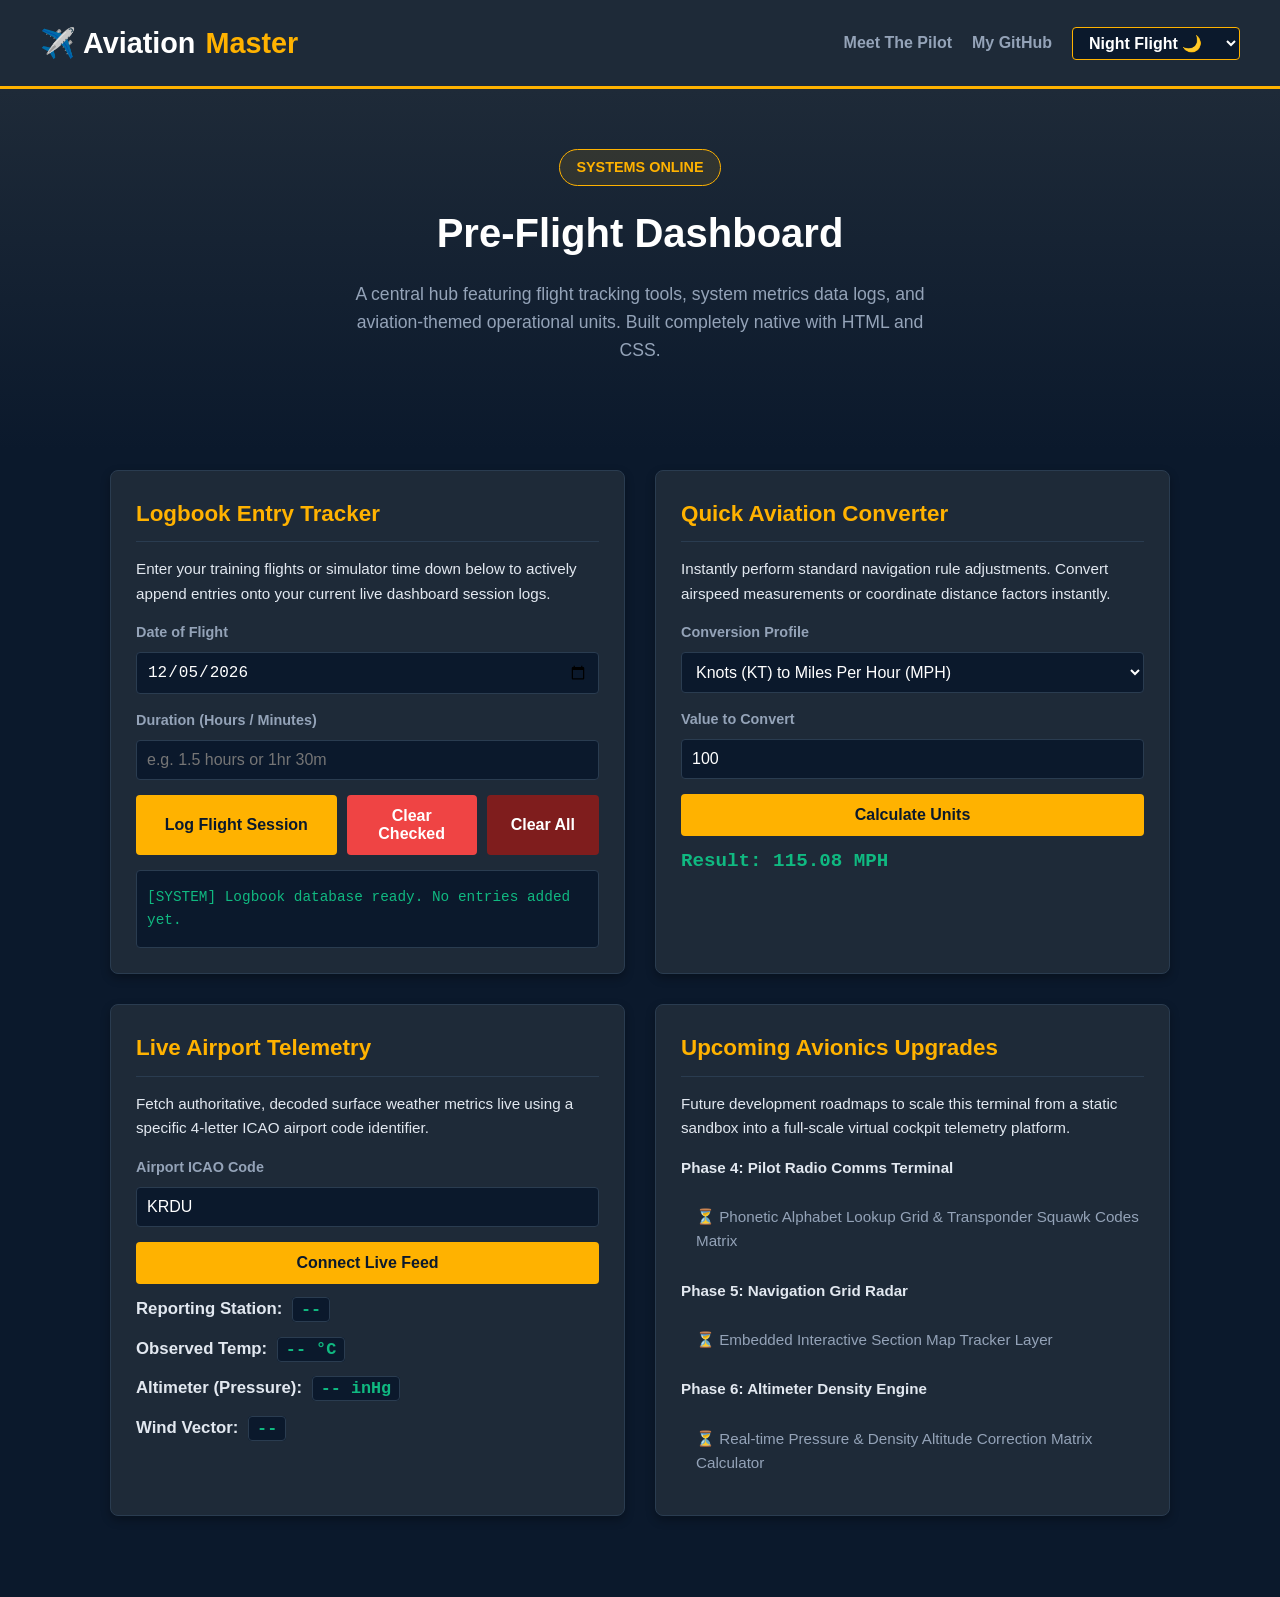
<file: index.html>
<!DOCTYPE html>
<html lang="en">
<head>
    <meta charset="UTF-8">
    <meta name="viewport" content="width=device-width, initial-scale=1.0">
    <title>Aviation Master | Flight Deck</title>
    <!-- Connects your content directly to your external style.css stylesheet -->
    <link rel="stylesheet" href="style.css">
    <!-- Keep this line to show the airplane on your browser tab -->
    <link rel="icon" href="data:image/svg+xml,<svg xmlns='http://www.w3.org/2000/svg' viewBox='0 0 100 100'><text y='.9em' font-size='90'>✈️</text></svg>">
</head>
<body>
    
    <!-- Header Navigation Bar -->
    <header>
        <h1>✈️ Aviation<span>Master</span></h1>
        <nav style="display: flex; align-items: center; gap: 20px;">
            <!-- Linked to home dashboard link -->
            <a href="about.html" style="color: var(--text-muted); text-decoration: none; font-weight: 600;">Meet The Pilot</a>
            <!-- Linked directly to your real GitHub profile page -->
            <a href="https://github.com/Aviation-Master/aviation-master.github.io" target="_blank" style="color: var(--text-muted); text-decoration: none; font-weight: 600;">My GitHub</a>
            
            <select id="themeSelector" class="theme-selector" onchange="changeCockpitTheme()">
                <option value="default">Night Flight 🌙</option>
                <option value="day-vfr">Day VFR ☀️</option>
                <option value="hud-green">Tactical HUD 🟢</option>
            </select>
        </nav>
    </header>

    <!-- Hero Introduction -->
    <section class="hero">
        <div class="badge">SYSTEMS ONLINE</div>
        <h2>Pre-Flight Dashboard</h2>
        <p>A central hub featuring flight tracking tools, system metrics data logs, and aviation-themed operational units. Built completely native with HTML and CSS.</p>
    </section>

    <!-- Dashboard Main Grid Layout -->
    <main class="container">

        <!-- Tool 1: Flight Time Log Tracker (With Permanent Memory & Selective Clear Engine) -->
        <div class="card">
            <h3>Logbook Entry Tracker</h3>
            <p>Enter your training flights or simulator time down below to actively append entries onto your current live dashboard session logs.</p>
            
            <label for="logDate">Date of Flight</label>
            <input type="date" id="logDate">

            <label for="flightHours">Duration (Hours / Minutes)</label>
            <input type="text" id="flightHours" placeholder="e.g. 1.5 hours or 1hr 30m" onfocus="this.select()">

            <!-- Three side-by-side action buttons -->
            <div style="display: flex; gap: 10px; margin-bottom: 15px;">
                <button onclick="addLogEntry()" style="flex: 2;">Log Flight Session</button>
                <button onclick="clearSelectedLogs()" style="flex: 1.2; background-color: #ef4444; color: white;">Clear Checked</button>
                <button onclick="clearAllLogs()" style="flex: 1; background-color: #7f1d1d; color: white;">Clear All</button>
            </div>

            <div class="log-output" id="logOutput">
                <div class="log-item" id="defaultLogMessage">[SYSTEM] Logbook database ready. No entries added yet.</div>
            </div>
        </div>

        <!-- Tool 2: Aviation Unit Calculator Converter -->
        <div class="card">
            <h3>Quick Aviation Converter</h3>
            <p>Instantly perform standard navigation rule adjustments. Convert airspeed measurements or coordinate distance factors instantly.</p>
            
            <label for="calcType">Conversion Profile</label>
            <select id="calcType">
                <option value="ktToMph">Knots (KT) to Miles Per Hour (MPH)</option>
                <option value="nmToFt">Nautical Miles (NM) to Feet (FT)</option>
            </select>

            <label for="calcInput">Value to Convert</label>
            <input type="number" id="calcInput" placeholder="Enter number value here..." value="100" onfocus="this.select()">

            <button onclick="performConversion()">Calculate Units</button>

            <div class="calc-result" id="calcResult">Result: 115.08 MPH</div>
        </div>

        <!-- Tool 3: Live Telemetry Feed -->
        <div class="card">
            <h3>Live Airport Telemetry</h3>
            <p>Fetch authoritative, decoded surface weather metrics live using a specific 4-letter ICAO airport code identifier.</p>
            
            <label for="icaoInput">Airport ICAO Code</label>
            <input type="text" id="icaoInput" value="KRDU" style="text-transform: uppercase;" onfocus="this.select()">

            <button onclick="fetchLiveTelemetry()">Connect Live Feed</button>

            <div class="atmosphere-results">
                <p><strong>Reporting Station:</strong> <span id="stationResult" class="metric-highlight">--</span></p>
                <p><strong>Observed Temp:</strong> <span id="liveTempResult" class="metric-highlight">-- °C</span></p>
                <p><strong>Altimeter (Pressure):</strong> <span id="livePressResult" class="metric-highlight">-- inHg</span></p>
                <p><strong>Wind Vector:</strong> <span id="windResult" class="metric-highlight">--</span></p>
            </div>
        </div>
        
        <!-- Section 4: Pure Future Flight Deck Development Roadmap -->
        <div class="card">
            <h3>Upcoming Avionics Upgrades</h3>
            <p>Future development roadmaps to scale this terminal from a static sandbox into a full-scale virtual cockpit telemetry platform.</p>
            
            <div style="display: flex; flex-direction: column; gap: 10px; margin-top: 15px;">
                <p><strong>Phase 4: Pilot Radio Comms Terminal</strong></p>
                <p style="padding-left: 15px; color: var(--text-muted);">⏳ Phonetic Alphabet Lookup Grid & Transponder Squawk Codes Matrix</p>
                
                <p><strong>Phase 5: Navigation Grid Radar</strong></p>
                <p style="padding-left: 15px; color: var(--text-muted);">⏳ Embedded Interactive Section Map Tracker Layer</p>
                
                <p><strong>Phase 6: Altimeter Density Engine</strong></p>
                <p style="padding-left: 15px; color: var(--text-muted);">⏳ Real-time Pressure & Density Altitude Correction Matrix Calculator</p>
            </div>
        </div>


    </main>

        <!-- JavaScript Interactive Logic Engine -->
    <script>
        // FIXED LOCAL TIMEZONE ENGINE: Forces the calendar box to lock onto your true local clock
        const today = new Date();
        const yyyy = today.getFullYear();
        const mm = String(today.getMonth() + 1).padStart(2, '0'); 
        const dd = String(today.getDate()).padStart(2, '0');
        
        document.getElementById('logDate').value = `${yyyy}-${mm}-${dd}`;

        // Run this immediately on page load to restore saved flights from local browser memory
        loadSavedLogbook();

        // Tool 1 Logic: Logbook Entries (Generates an active checkbox wrapper for every item)
        function addLogEntry() {
            const dateInput = document.getElementById('logDate').value;
            const hoursInput = document.getElementById('flightHours').value;
            const logOutput = document.getElementById('logOutput');

            if (!hoursInput) {
                alert('Please enter a duration!');
                return;
            }

            // Remove placeholder message element if it exists
            const defaultMsg = document.getElementById('defaultLogMessage');
            if (defaultMsg) {
                defaultMsg.remove();
            }

            const logText = `[LOGGED] ${dateInput} | Duration: ${hoursInput}`;

            // 1. Create a structured container with an embedded check switch
            const entryRow = document.createElement('div');
            entryRow.className = 'log-item';
            entryRow.style.display = 'flex';
            entryRow.style.alignItems = 'center';
            entryRow.style.gap = '10px';
            
            // Build the checkbox element layout structure
            entryRow.innerHTML = `
                <input type="checkbox" class="log-clear-chk" style="width: auto; margin-bottom: 0; cursor: pointer;">
                <span class="log-text-data">${logText}</span>
            `;
            
            logOutput.insertBefore(entryRow, logOutput.firstChild);

            // 2. Write the entry straight to the browser's disk array data layer (Permanent Storage)
            let savedLogs = JSON.parse(localStorage.getItem('aviationLogbook')) || [];
            savedLogs.unshift(logText); // Keep newest items on top
            localStorage.setItem('aviationLogbook', JSON.stringify(savedLogs));

            document.getElementById('flightHours').value = '';
        }

        // Database Loader: Re-builds checkable elements from your hard drive memory on startup
        function loadSavedLogbook() {
            const logOutput = document.getElementById('logOutput');
            const savedLogs = JSON.parse(localStorage.getItem('aviationLogbook')) || [];

            if (savedLogs.length > 0) {
                logOutput.innerHTML = ''; // Clear default system block
                savedLogs.forEach(logText => {
                    const entryRow = document.createElement('div');
                    entryRow.className = 'log-item';
                    entryRow.style.display = 'flex';
                    entryRow.style.alignItems = 'center';
                    entryRow.style.gap = '10px';
                    
                    entryRow.innerHTML = `
                        <input type="checkbox" class="log-clear-chk" style="width: auto; margin-bottom: 0; cursor: pointer;">
                        <span class="log-text-data">${logText}</span>
                    `;
                    logOutput.appendChild(entryRow);
                });
            }
        }

        // Selective Deletion Loop Engine: Re-indexes database entries based on check parameters
        function clearSelectedLogs() {
            const logOutput = document.getElementById('logOutput');
            const rows = logOutput.querySelectorAll('.log-item');
            
            let updatedLogsArray = [];
            let checkCount = 0;

            // Loop through your screen elements list to safely verify constraints
            rows.forEach(row => {
                const chk = row.querySelector('.log-clear-chk');
                // If it isn't checked, keep it in our system array memory layer
                if (chk && !chk.checked) {
                    const textNode = row.querySelector('.log-text-data');
                    if (textNode) updatedLogsArray.push(textNode.innerText);
                } else if (chk && chk.checked) {
                    checkCount++;
                    row.remove(); // Safely pull it straight off your browser screen DOM tracking tree
                }
            });

            if (checkCount === 0) {
                alert('Please check the box next to the flight logs you wish to delete first!');
                return;
            }

            // Sync the updated collection file array back to your local hard drive cache space
            localStorage.setItem('aviationLogbook', JSON.stringify(updatedLogsArray));

            // If you delete absolutely every row, automatically restore the original system banner message
            if (updatedLogsArray.length === 0) {
                logOutput.innerHTML = '<div class="log-item" id="defaultLogMessage">[SYSTEM] Logbook database ready. No entries added yet.</div>';
            }
        }

        // Tool 2 Logic: Unit Conversions
        function performConversion() {
            const type = document.getElementById('calcType').value;
            const inputVal = parseFloat(document.getElementById('calcInput').value);
            const resultDiv = document.getElementById('calcResult');

            if (isNaN(inputVal)) {
                resultDiv.innerText = "Please enter a valid number";
                return;
            }

            if (type === 'ktToMph') {
                const mph = (inputVal * 1.15078).toFixed(2);
                resultDiv.innerText = `Result: ${mph} MPH`;
            } else if (type === 'nmToFt') {
                const feet = (inputVal * 6076.115).toFixed(2);
                resultDiv.innerText = `Result: ${feet} FT`;
            }
        }

        // Tool 3 Logic: Clean Open Data Feed
        async function fetchLiveTelemetry() {
            const icao = document.getElementById('icaoInput').value.trim().toUpperCase();
            const stationDiv = document.getElementById('stationResult');
            const tempDiv = document.getElementById('liveTempResult');
            const pressDiv = document.getElementById('livePressResult');
            const windDiv = document.getElementById('windResult');

            if (icao.length !== 4) {
                alert('Please enter a valid 4-letter ICAO airport code (e.g., KRDU)!');
                return;
            }

            stationDiv.innerText = "CONNECTING...";

            const airportDatabase = {
                'KRDU': { lat: 35.8776, lon: -78.7875 },
                'KJFK': { lat: 40.6398, lon: -73.7789 },
                'KLAX': { lat: 33.9416, lon: -118.4085 },
                'KORD': { lat: 41.9742, lon: -87.9073 },
                'KATL': { lat: 33.6407, lon: -84.4277 }
            };

            const coords = airportDatabase[icao];

            if (!coords) {
                stationDiv.innerText = "NOT IN DATABASE";
                alert(`Station ${icao} is outside our current geolocation database. Please use KRDU, KJFK, KLAX, KORD, or KATL.`);
                return;
            }

            try {
                // FIXED: Explicitly corrected template literal variable matching endpoints
                const url = `https://api.open-meteo.com/v1/forecast?latitude=${coords.lat}&longitude=${coords.lon}&current=temperature_2m,surface_pressure,wind_speed_10m,wind_direction_10m`;
                const response = await fetch(url);
                
                if (!response.ok) throw new Error('Data pipeline dropped');
                
                const data = await response.json();
                
                if (!data || !data.current) {
                    throw new Error('Data payload missing');
                }

                const current = data.current;
                stationDiv.innerText = icao;
                
                if (current.temperature_2m !== undefined && current.temperature_2m !== null) {
                    tempDiv.innerText = `${current.temperature_2m.toFixed(1)} °C`;
                } else {
                    tempDiv.innerText = "N/A";
                }
                
                if (current.surface_pressure !== undefined && current.surface_pressure !== null) {
                    const inHg = (current.surface_pressure * 0.02953).toFixed(2);
                    pressDiv.innerText = `${inHg} inHg`;
                } else {
                    pressDiv.innerText = "N/A";
                }
                
                if (current.wind_speed_10m !== undefined && current.wind_speed_10m !== null) {
                    const kph = current.wind_speed_10m;
                    if (kph === 0) {
                        windDiv.innerText = "Calm";
                    } else {
                        const knots = (kph * 0.539957).toFixed(0);
                        const heading = current.wind_direction_10m !== undefined ? `${current.wind_direction_10m}°` : "VRB";
                        windDiv.innerText = `${heading} @ ${knots} KT`;
                    }
                } else {
                    windDiv.innerText = "N/A";
                }

            } catch (error) {
                console.error('Telemetry stream failed:', error);
                stationDiv.innerText = "ERROR";
                alert('Failed to connect to the live data stream. Verify your connection or retry.');
            }
        }
        
                // Phase 3 Theme Logic Matrix Trigger (With Persistent Memory Storage)
        function changeCockpitTheme() {
            const selectedTheme = document.getElementById('themeSelector').value;
            
            if (selectedTheme === 'default') {
                document.documentElement.removeAttribute('data-theme');
                localStorage.setItem('cockpitThemeSetting', 'default');
            } else {
                document.documentElement.setAttribute('data-theme', selectedTheme);
                localStorage.setItem('cockpitThemeSetting', selectedTheme);
            }
        }

                // Run this immediately on page load to restore your favorite saved cockpit style
        function loadSavedCockpitTheme() { 
            const savedTheme = localStorage.getItem('cockpitThemeSetting'); 
            if (savedTheme && savedTheme !== 'default') { 
                document.getElementById('themeSelector').value = savedTheme; 
                document.documentElement.setAttribute('data-theme', savedTheme); 
            } 
        } 
        
        // Initialize the theme state on load trigger 
        loadSavedCockpitTheme();

        // ========================================================
        // KEYBOARD SHORTCUTS ENGINE INSIDE YOUR FILE
        // ========================================================
        
        // 1. Listen inside the Logbook Duration entry box
        document.getElementById('flightHours').addEventListener('keypress', function(event) {
            if (event.key === 'Enter') {
                event.preventDefault(); 
                addLogEntry(); 
            }
        });

        // 2. Listen inside the Quick Aviation Unit Converter entry box
        document.getElementById('calcInput').addEventListener('keypress', function(event) {
            if (event.key === 'Enter') {
                event.preventDefault();
                performConversion(); 
            }
        });

        // 3. Listen inside the Live Airport Telemetry ICAO entry box
        document.getElementById('icaoInput').addEventListener('keypress', function(event) {
            if (event.key === 'Enter') {
                event.preventDefault();
                fetchLiveTelemetry(); 
            }
        });
        // Permanent Wipe Engine: Clears the screen and empties browser disk storage entirely
        function clearAllLogs() {
            // Ask for confirmation so you don't accidentally wipe your logs mid-flight
            if (confirm("Are you sure you want to permanently clear your entire flight logbook history?")) {
                const logOutput = document.getElementById('logOutput');
                
                // 1. Wipe the browser's local hard drive memory key
                localStorage.removeItem('aviationLogbook');
                
                // 2. Restore the original clean system banner message onto the screen
                logOutput.innerHTML = '<div class="log-item" id="defaultLogMessage">[SYSTEM] Logbook database ready. No entries added yet.</div>';
            }
        }

    </script> 
</body> 
</html>
</file>
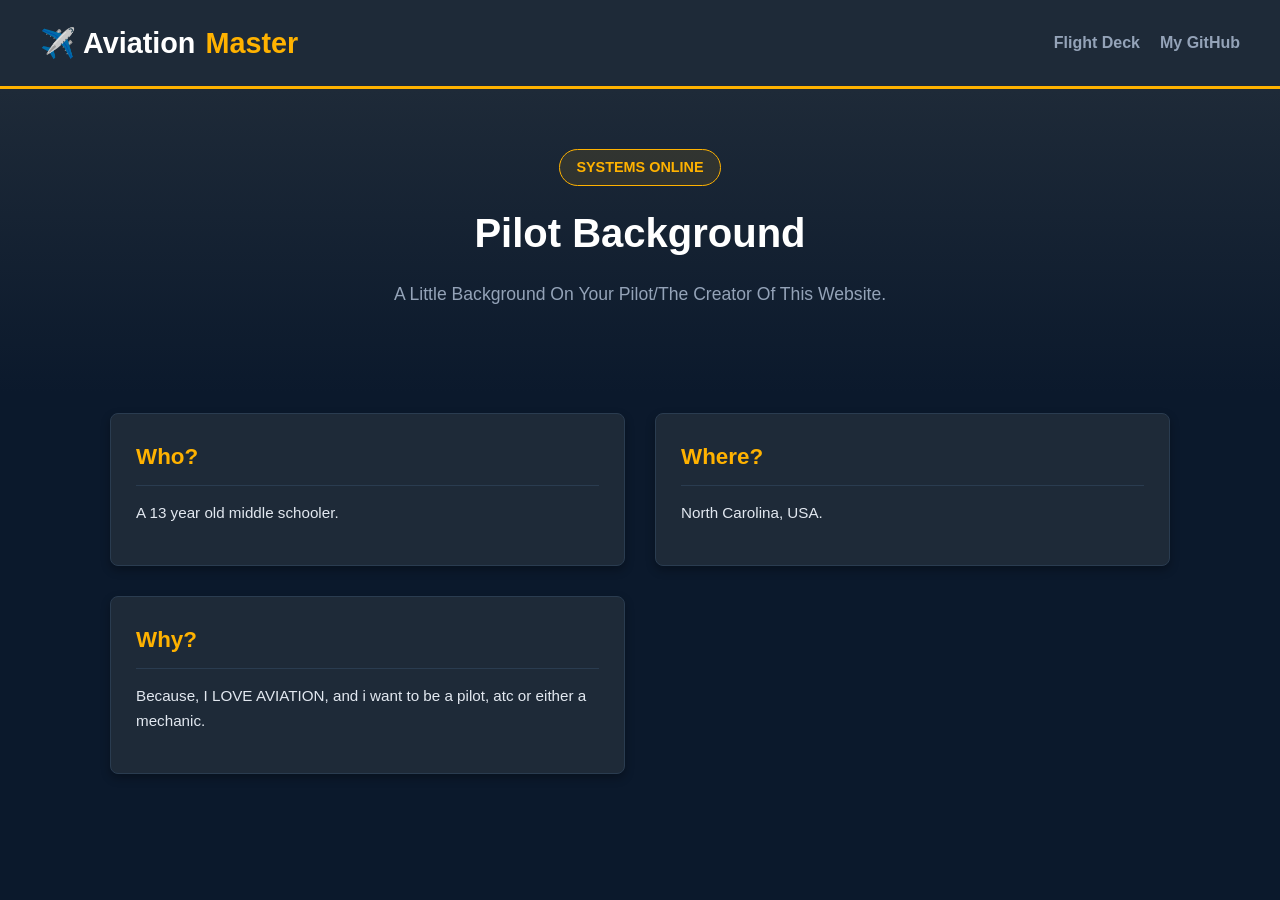
<file: about.html>
<!DOCTYPE html>
<html lang="en">
<head>
    <meta charset="UTF-8">
    <meta name="viewport" content="width=device-width, initial-scale=1.0">
    <title>Aviation Master | Meet The Pilot</title>
    <!-- Connects your content directly to your external style.css stylesheet -->
    <link rel="stylesheet" href="style.css">
    <!-- Keep this line to show the airplane on your browser tab -->
    <link rel="icon" href="data:image/svg+xml,<svg xmlns='http://www.w3.org/2000/svg' viewBox='0 0 100 100'><text y='.9em' font-size='90'>✈️</text></svg>">
</head>
<body>
    
    <!-- Header Navigation Bar -->
    <header>
        <h1>✈️ Aviation<span>Master</span></h1>
        <nav style="display: flex; align-items: center; gap: 20px;">
            <a href="index.html" style="color: var(--text-muted); text-decoration: none; font-weight: 600;">Flight Deck</a>
            <a href="https://github.com/Aviation-Master/aviation-master.github.io" target="_blank" style="color: var(--text-muted); text-decoration: none; font-weight: 600;">My GitHub</a>
        </nav>
    </header>
    <!-- Hero Introduction -->
    <section class="hero">
        <div class="badge">SYSTEMS ONLINE</div>
        <h2>Pilot Background</h2>
        <p>A Little Background On Your Pilot/The Creator Of This Website.</p>
    </section>

    <main class="container">
        <div class="card">
            <h3>Who?</h3>
            <p>A 13 year old middle schooler.</p>
        </div>
        <div class="card">
            <h3>Where?</h3>
            <p>North Carolina, USA.</p>
        </div>
        <div class="card">
            <h3>Why?</h3>
            <p>Because, I LOVE AVIATION, and i want to be a pilot, atc or either a mechanic.</p>
        </div>
</body>
</file>
<file: style.css>
/* Aviation Cockpit Theme Control Matrix */
:root {
    --midnight-blue: #0b192c;
    --cockpit-charcoal: #1e2a38;
    --instrument-gold: #ffb200;
    --steel-gray: #e2e8f0;
    --cloud-white: #ffffff;
    --text-muted: #94a3b8;
    --card-border: #2a3c50;
}

/* Day VFR Color Profile overrides */
[data-theme="day-vfr"] {
    --midnight-blue: #f0f4f8;
    --cockpit-charcoal: #ffffff;
    --instrument-gold: #0066cc;
    --steel-gray: #1e293b;
    --cloud-white: #0f172a;
    --text-muted: #64748b;
    --card-border: #cbd5e1;
}

/* Tactical HUD Color Profile overrides */
[data-theme="hud-green"] {
    --midnight-blue: #0c0f0d;
    --cockpit-charcoal: #141a16;
    --instrument-gold: #00ff66;
    --steel-gray: #a3e635;
    --cloud-white: #39ff14;
    --text-muted: #4ade80;
    --card-border: #004d1a;
}

* {
    box-sizing: border-box;
    margin: 0;
    padding: 0;
}

body {
    background-color: var(--midnight-blue);
    color: var(--cloud-white);
    font-family: 'Segoe UI', -apple-system, BlinkMacSystemFont, Roboto, sans-serif;
    line-height: 1.6;
    padding-bottom: 60px;
    transition: background-color 0.3s ease, color 0.3s ease;
}

/* Navigation Header Styling */
header {
    background-color: var(--cockpit-charcoal);
    border-bottom: 3px solid var(--instrument-gold);
    padding: 20px 40px;
    display: flex;
    justify-content: space-between;
    align-items: center;
    transition: background-color 0.3s ease, border-color 0.3s ease;
}

header h1 {
    font-size: 1.8rem;
    color: var(--cloud-white);
    display: flex;
    align-items: center;
    gap: 10px;
}

header h1 span {
    color: var(--instrument-gold);
}

.theme-selector {
    background-color: var(--midnight-blue);
    color: var(--cloud-white);
    border: 1px solid var(--instrument-gold);
    padding: 6px 12px;
    border-radius: 4px;
    font-weight: 600;
    cursor: pointer;
    width: auto;
    margin-bottom: 0;
}

/* Main Layout Hero Styling */
.hero {
    text-align: center;
    padding: 60px 20px;
    background: linear-gradient(180deg, var(--cockpit-charcoal) 0%, var(--midnight-blue) 100%);
}

.hero h2 {
    font-size: 2.5rem;
    margin-bottom: 15px;
}

.hero p {
    color: var(--text-muted);
    max-width: 600px;
    margin: 0 auto 25px auto;
    font-size: 1.1rem;
}

.badge {
    background-color: rgba(255, 178, 0, 0.1);
    color: var(--instrument-gold);
    padding: 6px 16px;
    border-radius: 20px;
    font-weight: bold;
    font-size: 0.9rem;
    display: inline-block;
    margin-bottom: 15px;
    border: 1px solid var(--instrument-gold);
}

/* Grid Container for Layout Panels */
.container {
    max-width: 1100px;
    margin: 0 auto;
    padding: 20px;
    display: grid;
    grid-template-columns: 1fr 1fr;
    gap: 30px;
}

@media (max-width: 768px) {
    .container {
        grid-template-columns: 1fr;
    }
}

/* Dashboard Information Cards */
.card {
    background-color: var(--cockpit-charcoal);
    border-radius: 8px;
    padding: 25px;
    border: 1px solid var(--card-border);
    box-shadow: 0 4px 10px rgba(0,0,0,0.3);
    transition: background-color 0.3s ease, border-color 0.3s ease;
}

.card h3 {
    color: var(--instrument-gold);
    margin-bottom: 15px;
    font-size: 1.4rem;
    border-bottom: 1px solid var(--card-border);
    padding-bottom: 10px;
}

.card p {
    color: var(--steel-gray);
    margin-bottom: 15px;
    font-size: 0.95rem;
}

/* Form and Interactive Elements UI */
label {
    display: block;
    margin-bottom: 8px;
    font-weight: 600;
    font-size: 0.9rem;
    color: var(--text-muted);
}

input, select {
    width: 100%;
    padding: 10px;
    background-color: var(--midnight-blue);
    border: 1px solid var(--card-border);
    color: var(--cloud-white);
    border-radius: 4px;
    margin-bottom: 15px;
    font-size: 1rem;
    transition: background-color 0.3s ease, border-color 0.3s ease;
}

input:focus, select:focus {
    outline: none;
    border-color: var(--instrument-gold);
}

button {
    width: 100%;
    background-color: var(--instrument-gold);
    color: #0b192c;
    border: none;
    padding: 12px;
    font-weight: bold;
    font-size: 1rem;
    border-radius: 4px;
    cursor: pointer;
    transition: background-color 0.2s, color 0.2s;
}

button:hover {
    filter: brightness(0.9);
}

/* Data Log Area Output Styling */
.log-output {
    margin-top: 15px;
    max-height: 150px;
    overflow-y: auto;
    background-color: var(--midnight-blue);
    padding: 10px;
    border-radius: 4px;
    border: 1px solid var(--card-border);
}

.log-item {
    font-family: monospace;
    font-size: 0.9rem;
    border-bottom: 1px solid var(--card-border);
    padding: 5px 0;
    color: #10b981;
}

.log-item:last-child {
    border-bottom: none;
}

.calc-result {
    font-size: 1.2rem;
    font-weight: bold;
    color: #10b981;
    margin-top: 10px;
    font-family: monospace;
}

/* Custom Atmosphere Interactive Metrics Layout */
.atmosphere-results p {
    margin: 12px 0 !important;
    font-size: 1.05rem !important;
}

.metric-highlight {
    color: #10b981;
    font-family: monospace;
    font-weight: bold;
    background-color: var(--midnight-blue);
    padding: 2px 8px;
    border-radius: 4px;
    border: 1px solid var(--card-border);
    margin-left: 5px;
}
</file>
